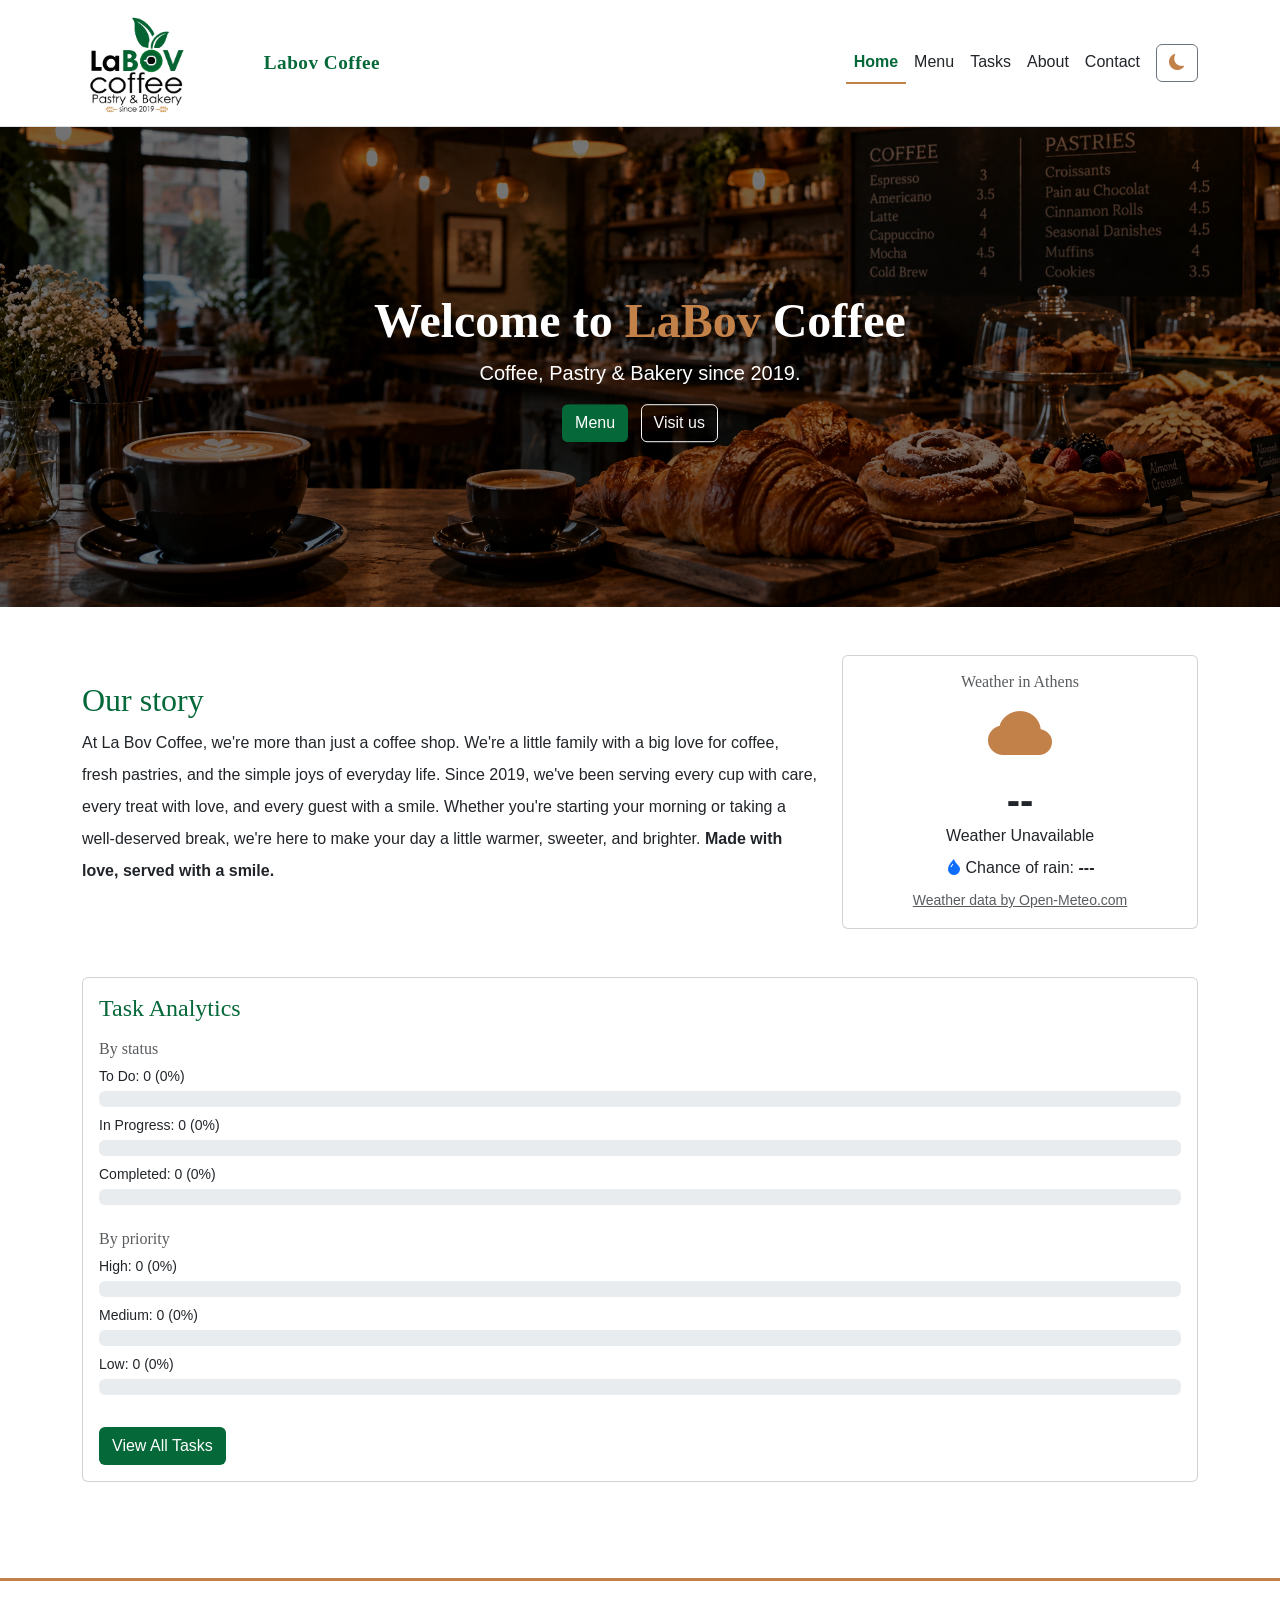
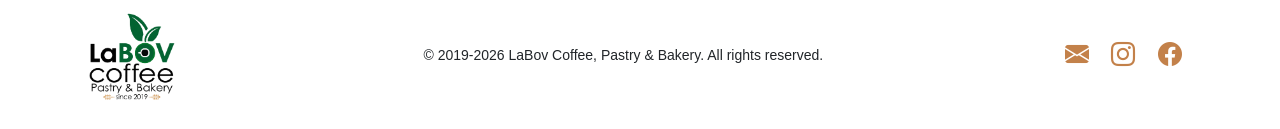
<file: index.html>
<!DOCTYPE html>
<html lang="en">
<head>
    <meta charset="UTF-8">
    <meta name="viewport" content="width=device-width, initial-scale=1.0">
    <meta name="description" content="LaBov Coffee, Pastry & Bakery since 2019.">
    <meta name="author" content="Sava Boga">
    <title>Home | LaBov Coffee</title>

    <!--Bootstrap css & cnd-->
    <link href="https://cdn.jsdelivr.net/npm/bootstrap@5.3.3/dist/css/bootstrap.min.css" rel="stylesheet">
    <link href="https://cdn.jsdelivr.net/npm/bootstrap-icons@1.11.3/font/bootstrap-icons.css" rel="stylesheet">
    <script src="https://cdn.jsdelivr.net/npm/bootstrap@5.3.3/dist/js/bootstrap.bundle.min.js" defer></script>

    <!-- retrieve our own js-->
    <script src="js/layout.js" defer></script>
    <script src="js/storage.js" defer></script>
    <script src="js/weather.js" defer></script>
    <script src="js/tasks.js" defer></script>

    <!-- retrieve our own css-->
    <link href="css/style.css" rel="stylesheet">

</head>
<body>
    <!--it takes it from layout.js-->
    <header id="site-header"></header>

    <main>
        <!--Banner-->
        <section class="position-relative">
            <img src="img/other/banner.png" class="img-fluid w-100 d-block" alt="Coffee and pastries at LaBov Coffee">
            <!--dark layer -->
            <div class="banner position-absolute top-0 start-0 w-100 h-100"></div>
            <!--centered-->
            <div class="position-absolute top-50 start-50 translate-middle text-center text-white w-100 px-3">
                <h1 class="display-5 fw-bold">Welcome to <span class="text-gold">LaBov</span> Coffee</h1>
                <p class="lead d-none d-md-block">Coffee, Pastry & Bakery since 2019.</p>
                <a href="menu.html" class="btn btn-menu me-2">Menu</a>
                <a href="contact.html" class="btn btn-outline-light">Visit us</a>
            </div>
        </section>
        <section class="container py-5">
            <div class="row align-items-center g-4">
                <div class="col-md-8">
                    <h2 class="text-labov">Our story</h2>
                    <p class="lh-lg">At La Bov Coffee, we're more than just a coffee shop. We're a little family with a big love for coffee, fresh pastries, and the simple joys of everyday life. Since 2019, we've been serving every cup with care, every treat with love, and every guest with a smile. Whether you're starting your morning or taking a well-deserved break, we're here to make your day a little warmer, sweeter, and brighter. <b>Made with love, served with a smile.</b></p>
                </div>
            <!--weather tab-->
                <div class="col-md-4">
                    <div class="card text-center">
                        <div class="card-body">
                            <h2 class="fs-6 text-body-secondary">Weather in Athens</h2>
                            <i id="weather_icon" class="bi bi-cloud-fill display-3 text-gold"></i>
                            <p id="weather_temp" class="display-6 fw-bold mb-0">--</p>
                            <p id="weather_desc" class="mb-2">Loading...</p>
                            <p class="mb-2"><i class="bi bi-droplet-fill text-primary me-1"></i>Chance of rain: <strong id="weather_rain">---</strong></p>
                            <p id="weather_tip" class="small mb-2"></p>
                            <a href="https://open-meteo.com/" target="_blank" class="small text text-body-secondary">Weather data by Open-Meteo.com</a>
                        </div>
                    </div>
                </div>
            </div>
        </section>
        <!-- Task Analytics -->
        <section class="container pb-5">
            <div class="card">
                <div class="card-body">
                    <h2 class="fs-4 text-labov">Task Analytics</h2>

                    <h3 class="fs-6 text-body-secondary mt-3">By status</h3>
                    <div id="status_bars"></div>

                    <h3 class="fs-6 text-body-secondary mt-4">By priority</h3>
                    <div id="priority_bars"></div>
                    <a href="tasks.html" class="btn btn-menu mt-4">View All Tasks</i></a>
                </div>
            </div>
        </section>
    </main>
    <!--it takes it from layout.js-->
    <footer id="site-footer"></footer>

</body>
</html>
</file>
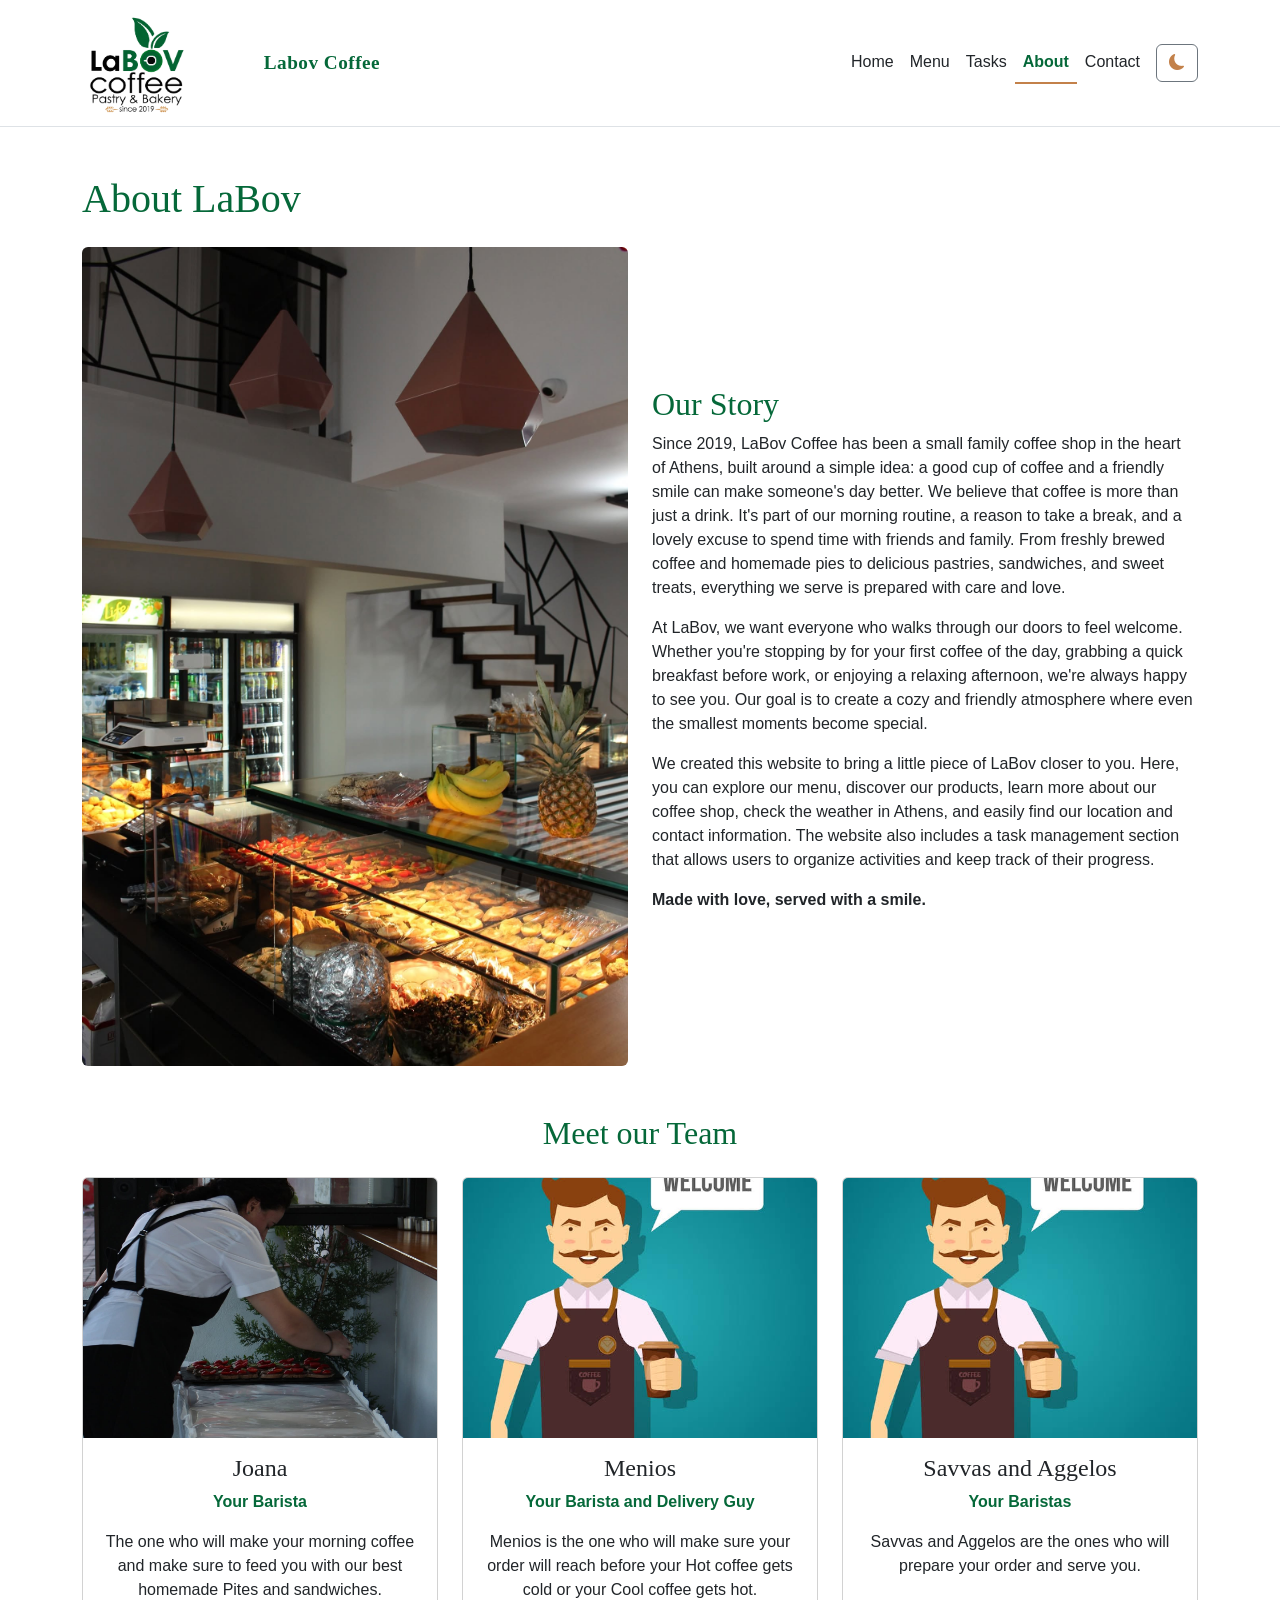
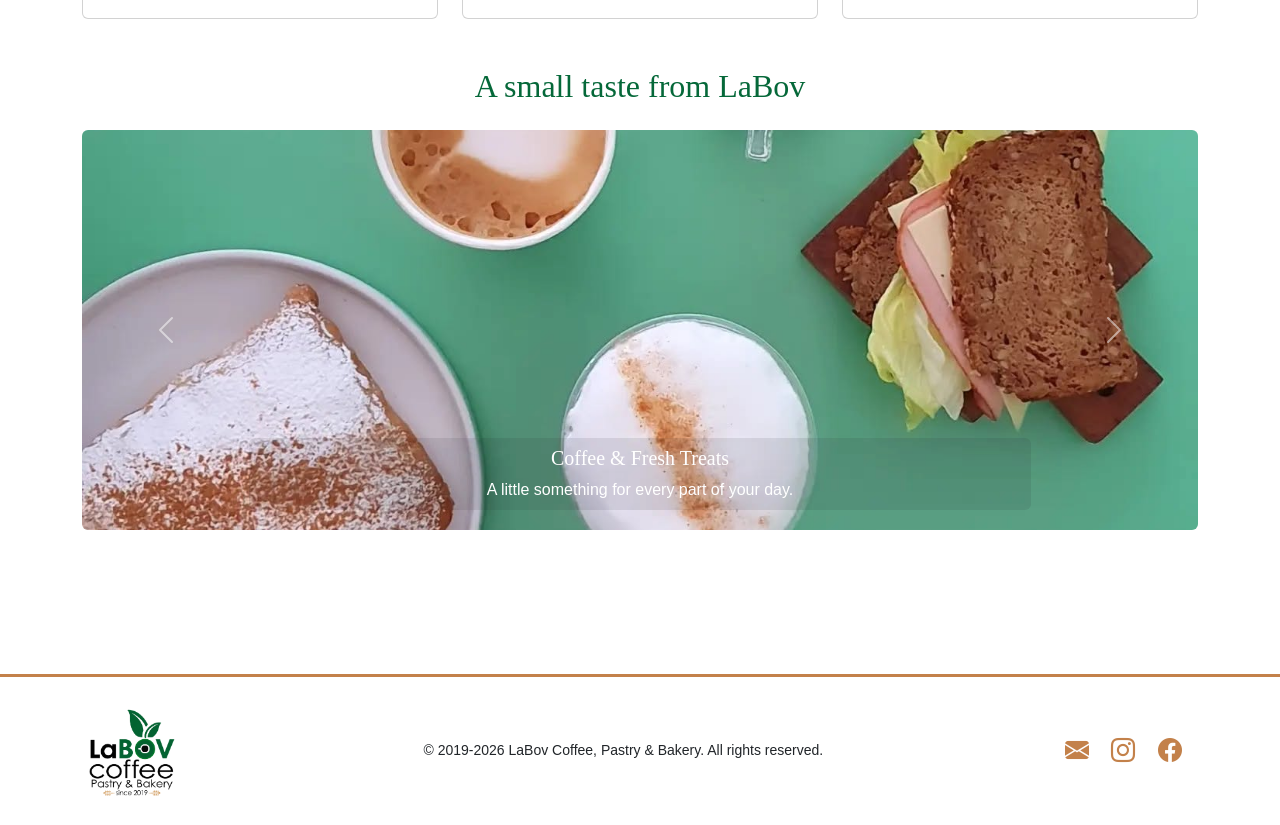
<file: about.html>
<!DOCTYPE html>
<html lang="en">
<head>
    <meta charset="UTF-8">
    <meta name="viewport" content="width=device-width, initial-scale=1.0">
    <meta name="description" content="LaBov Coffee, Pastry & Bakery since 2019.">
    <meta name="author" content="Sava Boga">
    <title>About | LaBov Coffee</title>

    <!--Bootstrap css & cnd-->
    <link href="https://cdn.jsdelivr.net/npm/bootstrap@5.3.3/dist/css/bootstrap.min.css" rel="stylesheet">
    <link href="https://cdn.jsdelivr.net/npm/bootstrap-icons@1.11.3/font/bootstrap-icons.css" rel="stylesheet">
    <script src="https://cdn.jsdelivr.net/npm/bootstrap@5.3.3/dist/js/bootstrap.bundle.min.js" defer></script>

    <!-- retrieve our own js-->
    <script src="js/layout.js" defer></script>

    <!-- retrieve our own css-->
    <link href="css/style.css" rel="stylesheet">

</head>
<body>
    <!--it takes it from layout.js-->
    <header id="site-header"></header>

    <main class="container py-5">
        <h1 class="text-labov mb-4">About LaBov</h1>
        <!--about section-->
        <section class="row align-items-center g-4 mb-5">
            <div class="col-md-6">
                <img src="img/other/interior1.jpg" class="img-fluid rounded" alt="LaBov Coffee bakery interior">
            </div>
            <div class="col-md-6">
                <h2 class="text-labov">Our Story</h2>
                <p>Since 2019, LaBov Coffee has been a small family coffee shop in the heart of Athens, built around a simple idea: a good cup of coffee and a friendly smile can make someone's day better. We believe that coffee is more than just a drink. It's part of our morning routine, a reason to take a break, and a lovely excuse to spend time with friends and family. From freshly brewed coffee and homemade pies to delicious pastries, sandwiches, and sweet treats, everything we serve is prepared with care and love.</p>
                <p>At LaBov, we want everyone who walks through our doors to feel welcome. Whether you're stopping by for your first coffee of the day, grabbing a quick breakfast before work, or enjoying a relaxing afternoon, we're always happy to see you. Our goal is to create a cozy and friendly atmosphere where even the smallest moments become special.</p>
                <p>We created this website to bring a little piece of LaBov closer to you. Here, you can explore our menu, discover our products, learn more about our coffee shop, check the weather in Athens, and easily find our location and contact information. The website also includes a task management section that allows users to organize activities and keep track of their progress.</p>
                <p class="fw-bold">Made with love, served with a smile.</p>
            </div>
        </section>
        <!--team members in grid cards-->
        <section class="mb-5">
            <h2 class="text-labov text-center mb-4">Meet our Team</h2>
            <div class="row row-cols-1 row-cols-md-3 g-4">
                <div class="col">
                    <div class="card h-100 text-center">
                        <img src="img/other/person.jpg" class="card-img-top" style="height: 260px; object-fit: cover;" alt="LaBov team member">
                        <div class="card-body">
                            <h3 class="card-title fs-4">Joana</h3>
                            <p class="fw-bold text-labov">Your Barista</p>
                            <p class="card-text">The one who will make your morning coffee and make sure to feed you with our best homemade Pites and sandwiches.</p>
                        </div>
                    </div>
                </div>
                <div class="col">
                    <div class="card h-100 text-center">
                        <img src="img/other/person4.jpg" class="card-img-top" style="height: 260px; object-fit: cover;" alt="LaBov team member">
                        <div class="card-body">
                            <h3 class="card-title fs-4">Menios</h3>
                            <p class="fw-bold text-labov">Your Barista and Delivery Guy</p>
                            <p class="card-text">Menios is the one who will make sure your order will reach before your Hot coffee gets cold or your Cool coffee gets hot.</p>
                        </div>
                    </div>
                </div>
                <div class="col">
                    <div class="card h-100 text-center">
                        <img src="img/other/person4.jpg" class="card-img-top" style="height: 260px; object-fit: cover;" alt="LaBov team member">
                        <div class="card-body">
                            <h3 class="card-title fs-4">Savvas and Aggelos</h3>
                            <p class="fw-bold text-labov">Your Baristas</p>
                            <p class="card-text">Savvas and Aggelos are the ones who will prepare your order and serve you.</p>
                        </div>
                    </div>
                </div>
            </div>
        </section>
        <!--photo carousel-->
        <section class="mb-5">
            <h2 class="text-labov text-center mb-4">A small taste from LaBov</h2>
            <div id="about_carousel" class="carousel slide" data-bs-ride="carousel">
                <div class="carousel-inner rounded">
                    <div class="carousel-item active">
                        <img src="img/other/beverage.jpg" class="d-block w-100"
                             style="height: 400px; object-fit: cover;" alt="Coffee, snacks and pastries">
                        <div class="carousel-caption bg-dark bg-opacity-10 rounded p-2">
                            <h3 class="fs-5">Coffee &amp; Fresh Treats</h3>
                            <p class="mb-0">A little something for every part of your day.</p>
                        </div>
                    </div>
                    <div class="carousel-item">
                        <img src="img/other/interior1.jpg" class="d-block w-100"
                             style="height: 400px; object-fit: cover;" alt="Inside the LaBov">
                        <div class="carousel-caption bg-white bg-opacity-10 rounded p-2">
                            <h3 class="fs-5">Our Café</h3>
                            <p class="mb-0">A welcoming place to stop by and take a break.</p>
                        </div>
                    </div>
                    <div class="carousel-item">
                        <img src="img/other/koulouri1.jpg" class="d-block w-100"
                             style="height: 400px; object-fit: cover;" alt="Freshly baked pastries at LaBov">
                        <div class="carousel-caption bg-white bg-opacity-10 rounded p-2">
                            <h3 class="fs-5">Fresh From the Oven</h3>
                            <p class="mb-0">Enjoy our freshly prepared bakery treats.</p>
                        </div>
                    </div>
                    <div class="carousel-item">
                        <img src="img/other/fruit.jpg" class="d-block w-100"
                             style="height: 400px; object-fit: cover;" alt="Fresh fruit prepared for LaBov customers">
                        <div class="carousel-caption bg-white bg-opacity-15 rounded p-2">
                            <h3 class="fs-5">Fresh Choices</h3>
                            <p class="mb-0">Something colorful and refreshing.</p>
                        </div>
                    </div>
                </div>
                <button class="carousel-control-prev" type="button"
                        data-bs-target="#about_carousel" data-bs-slide="prev">
                    <span class="carousel-control-prev-icon" aria-hidden="true"></span>
                    <span class="visually-hidden">Previous</span>
                </button>
                <button class="carousel-control-next" type="button"
                        data-bs-target="#about_carousel" data-bs-slide="next">
                    <span class="carousel-control-next-icon" aria-hidden="true"></span>
                    <span class="visually-hidden">Next</span>
                </button>
            </div>
        </section>
    </main>
    <!--it takes it from layout.js-->
    <footer id="site-footer"></footer>
</body>
</html>
</file>
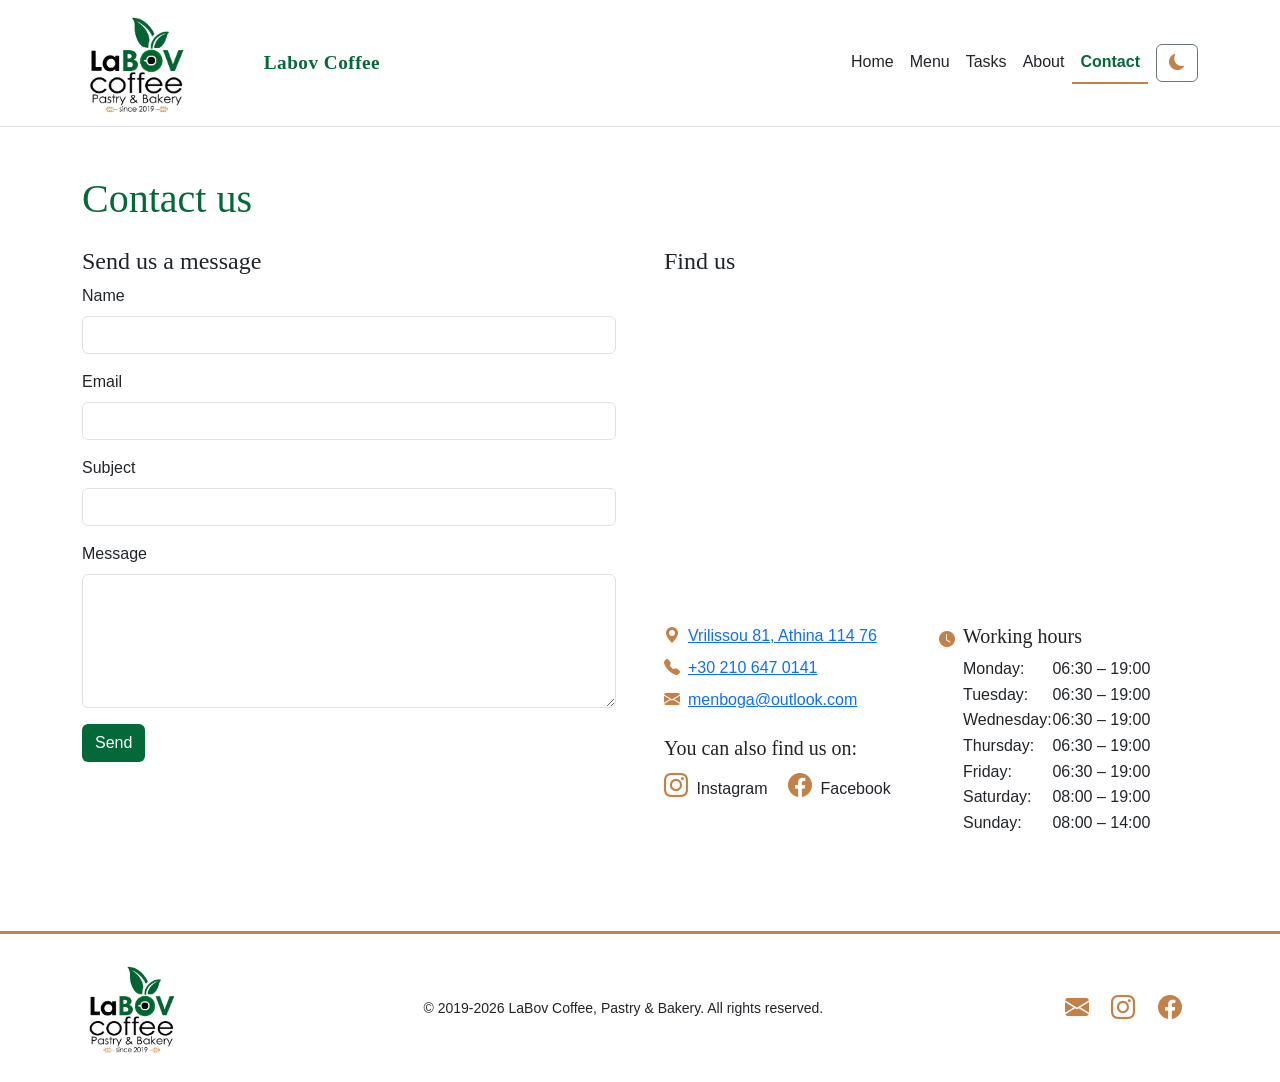
<file: contact.html>
<!DOCTYPE html>
<html lang="en">
<head>
    <meta charset="UTF-8">
    <meta name="viewport" content="width=device-width, initial-scale=1.0">
    <meta name="description" content="Contact LaBov Coffee, Pastry &amp; Bakery since 2019.">
    <meta name="author" content="Sava Boga">
    <title>Contact | LaBov Coffee</title>

    <!--Bootstrap css & cnd-->
    <link href="https://cdn.jsdelivr.net/npm/bootstrap@5.3.3/dist/css/bootstrap.min.css" rel="stylesheet">
    <link href="https://cdn.jsdelivr.net/npm/bootstrap-icons@1.11.3/font/bootstrap-icons.css" rel="stylesheet">
    <script src="https://cdn.jsdelivr.net/npm/bootstrap@5.3.3/dist/js/bootstrap.bundle.min.js" defer></script>

    <!-- retrieve our own js-->
    <script src="js/layout.js" defer></script>
    <script src="js/contact.js" defer></script>

    <!-- retrieve our own css-->
    <link href="css/style.css" rel="stylesheet">
</head>
<body>
    <header id="site-header"></header>

    <main class="container py-5">
        <h1 class="text-labov mb-4">Contact us</h1>

        <div class="row g-5">
            <!--contact us form-->
            <div class="col-md-6">
                <h2 class="fs-4">Send us a message</h2>
                <!--The constraints and the validation are implemented in the contact.js-->
                <form id="contact_form">
                    <div class="mb-3">
                        <label for="name" class="form-label">Name</label>
                        <input type="text" id="name" name="name" class="form-control" minlength="3" maxlength="30">
                    </div>
                    <div class="mb-3">
                        <label for="email" class="form-label">Email</label>
                        <input type="email" id="email" name="email" class="form-control">
                    </div>
                    <div class="mb-3">
                        <label for="subject" class="form-label">Subject</label>
                        <input type="text" id="subject" name="subject" class="form-control">
                    </div>
                    <div class="mb-3">
                        <label for="message" class="form-label">Message</label>
                        <textarea id="message" name="message" class="form-control" rows="5"></textarea>
                    </div>
                    <!--error message-->
                    <div id="form_message" class="mb-3"></div>
                    <button type="button" id="send_btn" class="btn btn-menu">Send</button>
                </form>
            </div>
            <!-- map & details -->
            <div class="col-md-6">
                <h2 class="fs-4">Find us</h2>
                <div class="ratio ratio-16x9">
                    <!-- embedded from google maps-->
                    <iframe
                        src="https://www.google.com/maps/embed?pb=!1m18!1m12!1m3!1d3144.0015593570083!2d23.75659197660919!3d38.00042409912886!2m3!1f0!2f0!3f0!3m2!1i1024!2i768!4f13.1!3m3!1m2!1s0x14a1a30fedf849fb%3A0x70adb4aeaaf55acc!2sLA%20BOV!5e0!3m2!1sen!2sgr!4v1793979974011!5m2!1sen!2sgr"
                        title="Map of Labov Coffee"
                        loading="lazy"
                        allowfullscreen>
                    </iframe>
                </div>
                <!-- contact details-->
                <div class="row mt-4 g-3">
                    <!--left side-->
                    <div class="col-lg-6">
                        <ul class="list-unstyled">
                            <li class="mb-2"><i class="bi bi-geo-alt-fill text-gold me-2"></i><a href="https://maps.app.goo.gl/rWkwtmDkVS2xTajM7" target="_blank">Vrilissou 81, Athina  114 76</a></li>
                            <li class="mb-2"><i class="bi bi-telephone-fill text-gold me-2"></i><a href="tel:+302106470141">+30 210 647 0141</a></li>
                            <li class="mb-2"><i class="bi bi-envelope-fill text-gold me-2"></i><a href="mailto:menboga@outlook.com">menboga@outlook.com</a></li>
                        </ul>
                        <!--social media-->
                        <div class="mt-4">
                            <h3 class="fs-5">You can also find us on:</h3>
                            <a href="https://www.instagram.com/la_bov/" target="_blank" class="me-3 text-decoration-none text-body">
                                <i class="bi bi-instagram text-gold fs-4 me-1"></i>
                                Instagram
                            </a>
                            <a href="https://www.facebook.com/LaBov19/" target="_blank" class="me-3 text-decoration-none text-body">
                                <i class="bi bi-facebook text-gold fs-4 me-1"></i>
                                Facebook
                            </a>
                        </div>
                    </div>
                    <!--right side-->
                    <div class="col-lg-6">
                        <div class="d-flex align-items-start">
                            <i class="bi bi-clock-fill text-gold me-2"></i>
                                <div class="opening-hours">
                                    <h3 class="fs-5">Working hours</h3>
                                    <div><span>Monday:</span> 06:30 – 19:00</div>
                                    <div><span>Tuesday:</span> 06:30 – 19:00</div>
                                    <div><span>Wednesday:</span> 06:30 – 19:00</div>
                                    <div><span>Thursday:</span> 06:30 – 19:00</div>
                                    <div><span>Friday:</span> 06:30 – 19:00</div>
                                    <div><span>Saturday:</span> 08:00 – 19:00</div>
                                    <div><span>Sunday:</span> 08:00 – 14:00</div>
                                </div>
                        </div>
                    </div>
                </div>
            </div>
        </div>
    </main>
    <!--popup-->
    <div class="modal fade" id="confirm_modal" tabindex="-1" aria-labelledby="confirm_title" aria-hidden="true">
        <div class="modal-dialog modal-dialog-centered">
            <div class="modal-content">
                <div class="modal-header">
                    <h2 class="modal-title fs-5" id="confirm_title">Message Confirmation</h2>
                    <button type="button" class="btn-close" data-bs-dismiss="modal" aria-label="Close"></button>
                </div>
                <div class="modal-body">
                    <p class="text-success">Your contact form has been completed successfully!</p>

                    <p><strong>Name:</strong> <span id="confirm_name"></span></p>
                    <p><strong>Email:</strong> <span id="confirm_email"></span></p>
                    <p><strong>Subject:</strong> <span id="confirm_subject"></span></p>
                    <p><strong>Message:</strong> <span id="confirm_message"></span></p>
                </div>
                <div class="modal-footer">
                    <button type="button" class="btn btn-menu" data-bs-dismiss="modal">Close</button>
                </div>
            </div>
        </div>
    </div>

    <footer id="site-footer"></footer>
</body>
</html>
</file>
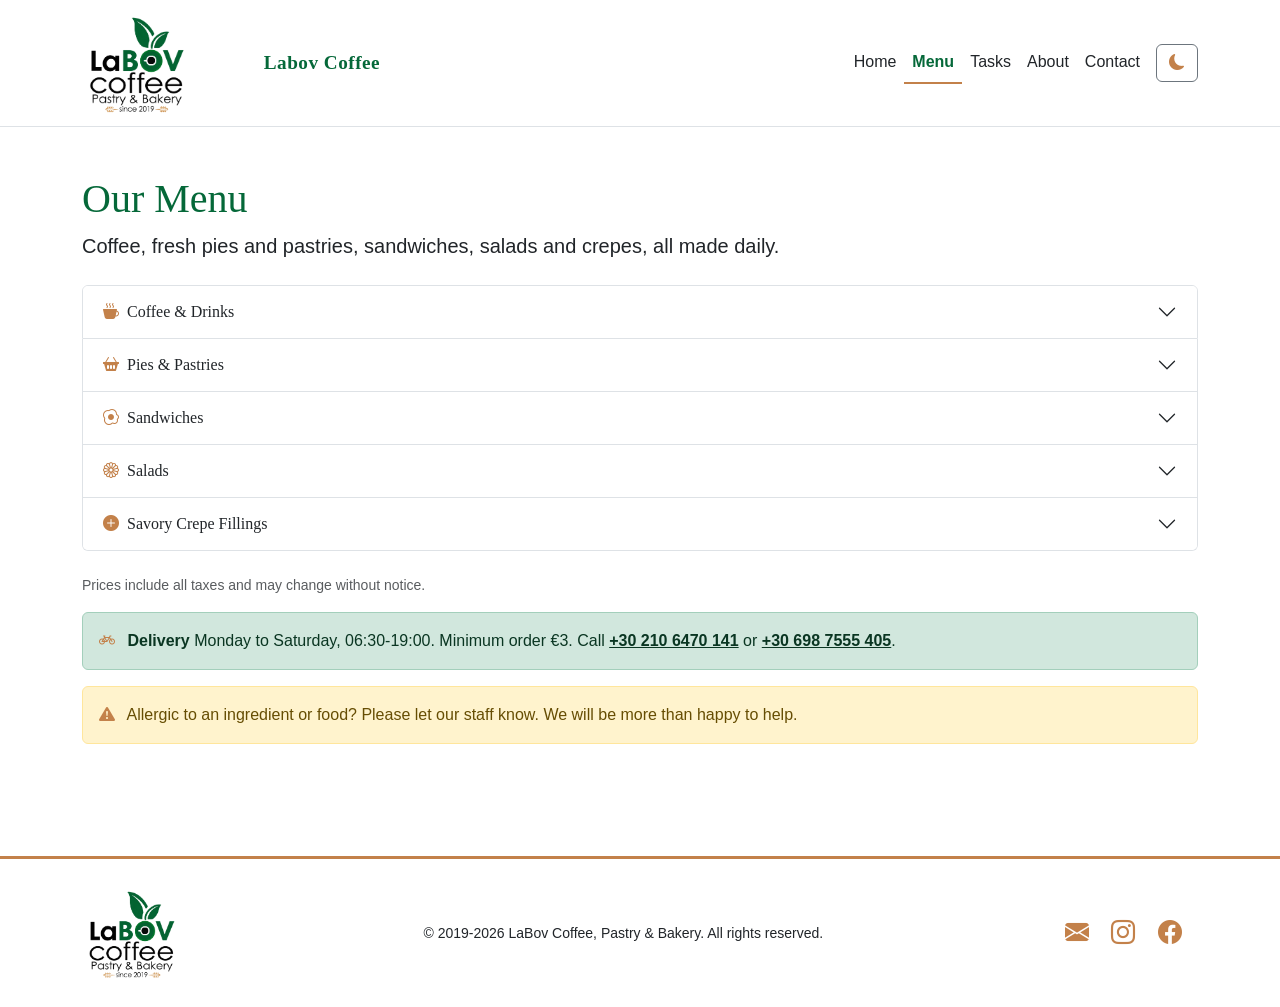
<file: menu.html>
<!DOCTYPE html>
<html lang="en">
<head>
    <meta charset="UTF-8">
    <meta name="viewport" content="width=device-width, initial-scale=1.0">
    <meta name="description" content="LaBov Coffee, Pastry & Bakery since 2019.">
    <meta name="author" content="Sava Boga">
    <title>Menu | LaBov Coffee</title>

    <!--Bootstrap css & cnd-->
    <link href="https://cdn.jsdelivr.net/npm/bootstrap@5.3.3/dist/css/bootstrap.min.css" rel="stylesheet">
    <link href="https://cdn.jsdelivr.net/npm/bootstrap-icons@1.11.3/font/bootstrap-icons.css" rel="stylesheet">
    <script src="https://cdn.jsdelivr.net/npm/bootstrap@5.3.3/dist/js/bootstrap.bundle.min.js" defer></script>

    <!-- retrieve our own js-->
    <script src="js/layout.js" defer></script>

    <!-- retrieve our own css-->
    <link href="css/style.css" rel="stylesheet">
</head>
<body>
    <!--it takes it from layout.js-->
    <header id="site-header"></header>

    <main class="container py-5">
        <h1 class="text-labov">Our Menu</h1>
        <p class="lead">Coffee, fresh pies and pastries, sandwiches, salads and crepes, all made daily.</p>

        <!--accordion menu-->
        <div class="accordion my-4" id="menu_accordion">

            <!--coffe and drinks-->
            <div class="accordion-item">
                <h2 class="accordion-header">
                    <button class="accordion-button collapsed" type="button" data-bs-toggle="collapse"
                            data-bs-target="#coffee" aria-expanded="false" aria-controls="coffee">
                        <i class="bi bi-cup-hot-fill me-2"></i> Coffee &amp; Drinks
                    </button>
                </h2>
                <div id="coffee" class="accordion-collapse collapse" data-bs-parent="#menu_accordion">
                    <div class="accordion-body">

                        <h3 class="fs-5 text-labov">Coffees</h3>
                        <p class="small text-body-secondary mb-2">Prices are single / double. Every coffee is served with a glass of water.</p>
                        <!--group listing-->
                        <ul class="list-group list-group-flush mb-4">
                            <li class="list-group-item d-flex justify-content-between"><span>Freddo espresso</span><span class="menu-price">&euro;2.30</span></li>
                            <li class="list-group-item d-flex justify-content-between"><span>Freddo cappuccino</span><span class="menu-price">&euro;2.40</span></li>
                            <li class="list-group-item d-flex justify-content-between"><span>Freddo cappuccino, flavored</span><span class="menu-price">&euro;3.00</span></li>
                            <li class="list-group-item d-flex justify-content-between"><span>Espresso / lungo</span><span class="menu-price">&euro;1.40 / &euro;1.50</span></li>
                            <li class="list-group-item d-flex justify-content-between"><span>Espresso macchiato</span><span class="menu-price">&euro;1.40 / &euro;1.60</span></li>
                            <li class="list-group-item d-flex justify-content-between"><span>Cappuccino (espresso with milk foam)</span><span class="menu-price">&euro;1.60 / &euro;2.20</span></li>
                            <li class="list-group-item d-flex justify-content-between"><span>Cappuccino (espresso with whipped cream)</span><span class="menu-price">&euro;1.70 / &euro;2.40</span></li>
                            <li class="list-group-item d-flex justify-content-between"><span>Greek coffee</span><span class="menu-price">&euro;1.60 / &euro;2.20</span></li>
                            <li class="list-group-item d-flex justify-content-between"><span>French (filter) coffee</span><span class="menu-price">&euro;1.60 / &euro;2.20</span></li>
                            <li class="list-group-item d-flex justify-content-between"><span>Nescaf&eacute; / frapp&eacute;</span><span class="menu-price">&euro;2.20</span></li>
                            <li class="list-group-item d-flex justify-content-between"><span>Nescaf&eacute; latte / frapp&eacute; latte</span><span class="menu-price">&euro;2.50</span></li>
                            <li class="list-group-item d-flex justify-content-between"><span>Frapp&eacute; with ice cream</span><span class="menu-price">&euro;3.20</span></li>
                        </ul>
                        <h3 class="fs-5 text-labov">Drinks</h3>
                        <ul class="list-group list-group-flush mb-4">
                            <li class="list-group-item d-flex justify-content-between"><span>Tea &quot;La Vie en Rose&quot;, large variety</span><span class="menu-price">from &euro;2.20</span></li>
                            <li class="list-group-item d-flex justify-content-between"><span>Chamomile</span><span class="menu-price">&euro;2.20</span></li>
                            <li class="list-group-item d-flex justify-content-between"><span>Fresh orange juice, 400 ml</span><span class="menu-price">&euro;3.00</span></li>
                            <li class="list-group-item d-flex justify-content-between"><span>Smoothies, 400 ml</span><span class="menu-price">&euro;3.50</span></li>
                            <li class="list-group-item d-flex justify-content-between"><span>Strawberry granita</span><span class="menu-price">&euro;2.20</span></li>
                            <li class="list-group-item d-flex justify-content-between"><span>Watermelon granita</span><span class="menu-price">&euro;2.20</span></li>
                            <li class="list-group-item d-flex justify-content-between"><span>Freddoccino</span><span class="menu-price">&euro;3.20</span></li>
                            <li class="list-group-item d-flex justify-content-between"><span>Hot chocolate</span><span class="menu-price">&euro;3.00</span></li>
                            <li class="list-group-item d-flex justify-content-between"><span>Cold chocolate</span><span class="menu-price">&euro;3.00</span></li>
                        </ul>
                        <h3 class="fs-5 text-labov">Extras for coffee &amp; drinks</h3>
                        <ul class="list-group list-group-flush">
                            <li class="list-group-item d-flex justify-content-between"><span>Whipped cream</span><span class="menu-price">+&euro;0.80</span></li>
                            <li class="list-group-item d-flex justify-content-between"><span>Baileys</span><span class="menu-price">+&euro;1.20</span></li>
                            <li class="list-group-item d-flex justify-content-between"><span>Ice cream</span><span class="menu-price">+&euro;1.00</span></li>
                            <li class="list-group-item d-flex justify-content-between"><span>Extra espresso shot</span><span class="menu-price">+&euro;1.00</span></li>
                        </ul>
                    </div>
                </div>
            </div>

            <!--pies and pastries-->
            <div class="accordion-item">
                <h2 class="accordion-header">
                    <button class="accordion-button collapsed" type="button" data-bs-toggle="collapse"
                            data-bs-target="#pastries" aria-expanded="false" aria-controls="pastries">
                        <i class="bi bi-basket2-fill me-2"></i> Pies &amp; Pastries
                    </button>
                </h2>
                <div id="pastries" class="accordion-collapse collapse" data-bs-parent="#menu_accordion">
                    <div class="accordion-body">
                        <ul class="list-group list-group-flush">
                            <li class="list-group-item d-flex justify-content-between"><span>Patsavouropita, extra 4 cheeses</span><span class="menu-price">&euro;2.80</span></li>
                            <li class="list-group-item d-flex justify-content-between"><span>Patsavouropita, spinach &amp; cheese</span><span class="menu-price">&euro;2.80</span></li>
                            <li class="list-group-item d-flex justify-content-between"><span>Cheese pie, extra, half-moon</span><span class="menu-price">&euro;1.80</span></li>
                            <li class="list-group-item d-flex justify-content-between"><span>Naxos graviera cheese pie</span><span class="menu-price">&euro;2.20</span></li>
                            <li class="list-group-item d-flex justify-content-between"><span>Ioannina-style cheese pie</span><span class="menu-price">&euro;2.60</span></li>
                            <li class="list-group-item d-flex justify-content-between"><span>Chicken pie</span><span class="menu-price">&euro;3.20</span></li>
                            <li class="list-group-item d-flex justify-content-between"><span>Ham &amp; cheese pie, pressed</span><span class="menu-price">&euro;2.80</span></li>
                            <li class="list-group-item d-flex justify-content-between"><span>Sausage pie with sauce &amp; cheese</span><span class="menu-price">&euro;2.60</span></li>
                            <li class="list-group-item d-flex justify-content-between"><span>Croissant, ham &amp; cheese special</span><span class="menu-price">&euro;1.80</span></li>
                            <li class="list-group-item d-flex justify-content-between"><span>Croissant, giant praline</span><span class="menu-price">&euro;1.80</span></li>
                            <li class="list-group-item d-flex justify-content-between"><span>French chocolate croissant</span><span class="menu-price">&euro;1.60</span></li>
                            <li class="list-group-item d-flex justify-content-between"><span>French butter croissant</span><span class="menu-price">&euro;1.30</span></li>
                            <li class="list-group-item d-flex justify-content-between"><span>Multigrain koulouri with anthotyro cheese</span><span class="menu-price">&euro;1.90</span></li>
                            <li class="list-group-item d-flex justify-content-between"><span>Flogera (pastry roll) with Philadelphia</span><span class="menu-price">&euro;1.90</span></li>
                            <li class="list-group-item d-flex justify-content-between"><span>Bougatsa, Thessaloniki style</span><span class="menu-price">&euro;1.60</span></li>
                            <li class="list-group-item d-flex justify-content-between"><span>Kasseri pie</span><span class="menu-price">&euro;1.70</span></li>
                            <li class="list-group-item d-flex justify-content-between"><span>Burger (bifteki) pie</span><span class="menu-price">&euro;2.40</span></li>
                            <li class="list-group-item d-flex justify-content-between"><span>Pizza</span><span class="menu-price">&euro;2.00</span></li>
                        </ul>
                    </div>
                </div>
            </div>
            <!--sandwitches-->
            <div class="accordion-item">
                <h2 class="accordion-header">
                    <button class="accordion-button collapsed" type="button" data-bs-toggle="collapse"
                            data-bs-target="#sandwiches" aria-expanded="false" aria-controls="sandwiches">
                        <i class="bi bi-egg-fried me-2"></i> Sandwiches
                    </button>
                </h2>
                <div id="sandwiches" class="accordion-collapse collapse" data-bs-parent="#menu_accordion">
                    <div class="accordion-body">
                        <ul class="list-group list-group-flush">
                            <li class="list-group-item d-flex justify-content-between gap-3"><div><strong>Baguette*</strong><br><small class="text-body-secondary">Ham, gouda cheese, tomato, iceberg</small></div><span class="menu-price">&euro;2.80</span></li>
                            <li class="list-group-item d-flex justify-content-between gap-3"><div><strong>Baguette*</strong><br><small class="text-body-secondary">Gouda cheese, roast turkey, tomato, iceberg</small></div><span class="menu-price">&euro;2.80</span></li>
                            <li class="list-group-item d-flex justify-content-between gap-3"><div><strong>Baguette</strong><br><small class="text-body-secondary">Feta, olive paste, tomato, iceberg</small></div><span class="menu-price">&euro;3.00</span></li>
                            <li class="list-group-item d-flex justify-content-between gap-3"><div><strong>Baguette*</strong><br><small class="text-body-secondary">Air-dried salami, gouda cheese, tomato, iceberg, mayonnaise</small></div><span class="menu-price">&euro;2.80</span></li>
                            <li class="list-group-item d-flex justify-content-between gap-3"><div><strong>Baguette*</strong><br><small class="text-body-secondary">Fresh chicken, parmesan, sauce, tomato, iceberg</small></div><span class="menu-price">&euro;3.40</span></li>
                            <li class="list-group-item d-flex justify-content-between gap-3"><div><strong>Dinkel bread sandwich</strong><br><small class="text-body-secondary">Philadelphia, smoked turkey, iceberg</small></div><span class="menu-price">&euro;2.00</span></li>
                            <li class="list-group-item d-flex justify-content-between gap-3"><div><strong>Arabic pita</strong><br><small class="text-body-secondary">Turkey, Philadelphia cheese, iceberg</small></div><span class="menu-price">&euro;3.00</span></li>
                            <li class="list-group-item d-flex justify-content-between gap-3"><div><strong>Arabic pita</strong><br><small class="text-body-secondary">Fresh roast chicken, sauce, edam cheese, iceberg, tomato</small></div><span class="menu-price">&euro;3.40</span></li>
                            <li class="list-group-item d-flex justify-content-between gap-3"><div><strong>Brioche, large</strong><br><small class="text-body-secondary">Tuna, egg, homemade mayonnaise, iceberg</small></div><span class="menu-price">&euro;3.30</span></li>
                            <li class="list-group-item d-flex justify-content-between gap-3"><div><strong>Brioche, small</strong><br><small class="text-body-secondary">Ham, cheese, sauce</small></div><span class="menu-price">&euro;1.80</span></li>
                            <li class="list-group-item d-flex justify-content-between gap-3"><div><strong>Brioche, small</strong><br><small class="text-body-secondary">Turkey, Philadelphia cheese</small></div><span class="menu-price">&euro;1.80</span></li>
                            <li class="list-group-item d-flex justify-content-between gap-3"><div><strong>Brioche, small</strong><br><small class="text-body-secondary">Tuna, egg, sauce, iceberg</small></div><span class="menu-price">&euro;1.80</span></li>
                            <li class="list-group-item d-flex justify-content-between gap-3"><div><strong>Toast, whole wheat or white</strong><br><small class="text-body-secondary">Ham &amp; cheese / turkey &amp; cheese</small></div><span class="menu-price">&euro;1.50</span></li>
                        </ul>
                        <p class="small text-body-secondary mt-3 mb-1">* You can choose your baguette: &quot;Gabazin&quot; or multigrain.</p>
                        <p class="small text-body-secondary mb-0">Extra ingredients: ham, turkey, air-dried salami +&euro;0.30. Egg +&euro;0.50.</p>
                    </div>
                </div>
            </div>
            <!--salads-->
            <div class="accordion-item">
                <h2 class="accordion-header">
                    <button class="accordion-button collapsed" type="button" data-bs-toggle="collapse"
                            data-bs-target="#salads" aria-expanded="false" aria-controls="salads">
                        <i class="bi bi-flower1 me-2"></i> Salads
                    </button>
                </h2>
                <div id="salads" class="accordion-collapse collapse" data-bs-parent="#menu_accordion">
                    <div class="accordion-body">
                        <ul class="list-group list-group-flush">
                            <li class="list-group-item d-flex justify-content-between gap-3"><div><strong>Caesar's</strong><br><small class="text-body-secondary">French lettuce, chicken, parmesan, croutons, olive oil, vinegar or Caesar's sauce, corn</small></div><span class="menu-price">&euro;4.30</span></li>
                            <li class="list-group-item d-flex justify-content-between gap-3"><div><strong>Chef</strong><br><small class="text-body-secondary">French lettuce, egg, ham, tomato, gouda cheese, chef sauce</small></div><span class="menu-price">&euro;4.30</span></li>
                            <li class="list-group-item d-flex justify-content-between gap-3"><div><strong>Tuna salad</strong><br><small class="text-body-secondary">French lettuce, cucumber, tuna, carrot, corn, olive oil, vinegar or chef sauce</small></div><span class="menu-price">&euro;4.30</span></li>
                            <li class="list-group-item d-flex justify-content-between gap-3"><div><strong>Greek salad</strong><br><small class="text-body-secondary">Tomato, cucumber, pepper, onion, olive oil, feta</small></div><span class="menu-price">&euro;3.60</span></li>
                        </ul>
                        <p class="small text-body-secondary mt-3 mb-0">Also available: a wide variety of handmade cereal bars, koulouria (bread rings), breadsticks and dunking biscuits.</p>
                    </div>
                </div>
            </div>
            <!--savory fillings-->
            <div class="accordion-item">
                <h2 class="accordion-header">
                    <button class="accordion-button collapsed" type="button" data-bs-toggle="collapse"
                            data-bs-target="#savory_fillings" aria-expanded="false" aria-controls="savory_fillings">
                        <i class="bi bi-plus-circle-fill me-2"></i> Savory Crepe Fillings
                    </button>
                </h2>
                <div id="savory_fillings" class="accordion-collapse collapse" data-bs-parent="#menu_accordion">
                    <div class="accordion-body">
                        <p class="mb-1">Start with the crepe base (<span class="menu-price">&euro;2.00</span>) and add your fillings.</p>
                        <p class="small text-body-secondary mb-4">We can also make sandwiches with these ingredients, on a bread of your choice.</p>
                        <div class="row row-cols-1 row-cols-md-2 g-4">
                            <div class="col">
                                <h3 class="fs-5 text-labov">Cheese</h3>
                                <ul class="list-group list-group-flush">
                                    <li class="list-group-item d-flex justify-content-between"><span>Gouda</span><span class="menu-price">&euro;1.00</span></li>
                                    <li class="list-group-item d-flex justify-content-between"><span>Mozzarella</span><span class="menu-price">&euro;1.00</span></li>
                                    <li class="list-group-item d-flex justify-content-between"><span>Edam</span><span class="menu-price">&euro;1.00</span></li>
                                    <li class="list-group-item d-flex justify-content-between"><span>Roquefort</span><span class="menu-price">&euro;1.00</span></li>
                                    <li class="list-group-item d-flex justify-content-between"><span>Philadelphia</span><span class="menu-price">&euro;1.00</span></li>
                                </ul>
                            </div>
                            <div class="col">
                                <h3 class="fs-5 text-labov">Vegetables</h3>
                                <ul class="list-group list-group-flush">
                                    <li class="list-group-item d-flex justify-content-between"><span>Tomato</span><span class="menu-price">&euro;0.50</span></li>
                                    <li class="list-group-item d-flex justify-content-between"><span>Pepper</span><span class="menu-price">&euro;0.50</span></li>
                                    <li class="list-group-item d-flex justify-content-between"><span>Corn</span><span class="menu-price">&euro;0.50</span></li>
                                    <li class="list-group-item d-flex justify-content-between"><span>Olives</span><span class="menu-price">&euro;0.50</span></li>
                                    <li class="list-group-item d-flex justify-content-between"><span>Lettuce</span><span class="menu-price">&euro;0.50</span></li>
                                    <li class="list-group-item d-flex justify-content-between"><span>Mushrooms</span><span class="menu-price">&euro;0.50</span></li>
                                </ul>
                            </div>
                            <div class="col">
                                <h3 class="fs-5 text-labov">Salads &amp; spreads</h3>
                                <ul class="list-group list-group-flush">
                                    <li class="list-group-item d-flex justify-content-between"><span>Tyrosalata (cheese spread)</span><span class="menu-price">&euro;0.50</span></li>
                                    <li class="list-group-item d-flex justify-content-between"><span>Tyrokafteri (spicy cheese spread)</span><span class="menu-price">&euro;0.50</span></li>
                                    <li class="list-group-item d-flex justify-content-between"><span>Garden salad</span><span class="menu-price">&euro;0.50</span></li>
                                    <li class="list-group-item d-flex justify-content-between"><span>Ham salad / Hungarian salad</span><span class="menu-price">&euro;0.50</span></li>
                                    <li class="list-group-item d-flex justify-content-between"><span>Russian salad</span><span class="menu-price">&euro;0.50</span></li>
                                </ul>
                            </div>
                            <div class="col">
                                <h3 class="fs-5 text-labov">Cold cuts &amp; sausages</h3>
                                <ul class="list-group list-group-flush">
                                    <li class="list-group-item d-flex justify-content-between"><span>Ham</span><span class="menu-price">&euro;0.50</span></li>
                                    <li class="list-group-item d-flex justify-content-between"><span>Bacon</span><span class="menu-price">&euro;1.00</span></li>
                                    <li class="list-group-item d-flex justify-content-between"><span>Turkey</span><span class="menu-price">&euro;1.00</span></li>
                                    <li class="list-group-item d-flex justify-content-between"><span>Smoked pork</span><span class="menu-price">&euro;1.00</span></li>
                                    <li class="list-group-item d-flex justify-content-between"><span>Air-dried salami</span><span class="menu-price">&euro;1.00</span></li>
                                    <li class="list-group-item d-flex justify-content-between"><span>Village sausage</span><span class="menu-price">&euro;1.00</span></li>
                                    <li class="list-group-item d-flex justify-content-between"><span>Frankfurter sausage</span><span class="menu-price">&euro;1.00</span></li>
                                </ul>
                            </div>
                            <div class="col">
                                <h3 class="fs-5 text-labov">Sauces</h3>
                                <ul class="list-group list-group-flush">
                                    <li class="list-group-item d-flex justify-content-between"><span>Mayonnaise</span><span class="menu-price">&euro;0.50</span></li>
                                    <li class="list-group-item d-flex justify-content-between"><span>BBQ</span><span class="menu-price">&euro;0.50</span></li>
                                    <li class="list-group-item d-flex justify-content-between"><span>Mustard, ketchup, Tabasco</span><span class="menu-price">&euro;0.70</span></li>
                                </ul>
                            </div>
                            <div class="col">
                                <h3 class="fs-5 text-labov">Extra</h3>
                                <ul class="list-group list-group-flush">
                                    <li class="list-group-item d-flex justify-content-between"><span>Egg</span><span class="menu-price">&euro;0.50</span></li>
                                    <li class="list-group-item d-flex justify-content-between"><span>Potato chips</span><span class="menu-price">&euro;0.50</span></li>
                                    <li class="list-group-item d-flex justify-content-between"><span>Sticks</span><span class="menu-price">&euro;0.50</span></li>
                                </ul>
                            </div>
                        </div>
                    </div>
                </div>
            </div>
        </div>
        <p class="small text-body-secondary">Prices include all taxes and may change without notice.</p>
        <div class="alert alert-success" role="alert">
            <i class="bi bi-bicycle me-2"></i>
            <strong>Delivery</strong> Monday to Saturday, 06:30-19:00. Minimum order &euro;3.
            Call <a href="tel:2106470141" class="alert-link">+30 210 6470 141</a> or
            <a href="tel:6987555405" class="alert-link">+30 698 7555 405</a>.
        </div>
        <div class="alert alert-warning" role="alert">
            <i class="bi bi-exclamation-triangle-fill me-2"></i>
            Allergic to an ingredient or food? Please let our staff know. We will be more than happy to help.
        </div>
    </main>


    <!--it takes it from layout.js-->
    <footer id="site-footer"></footer>
</body>
</html>
</file>
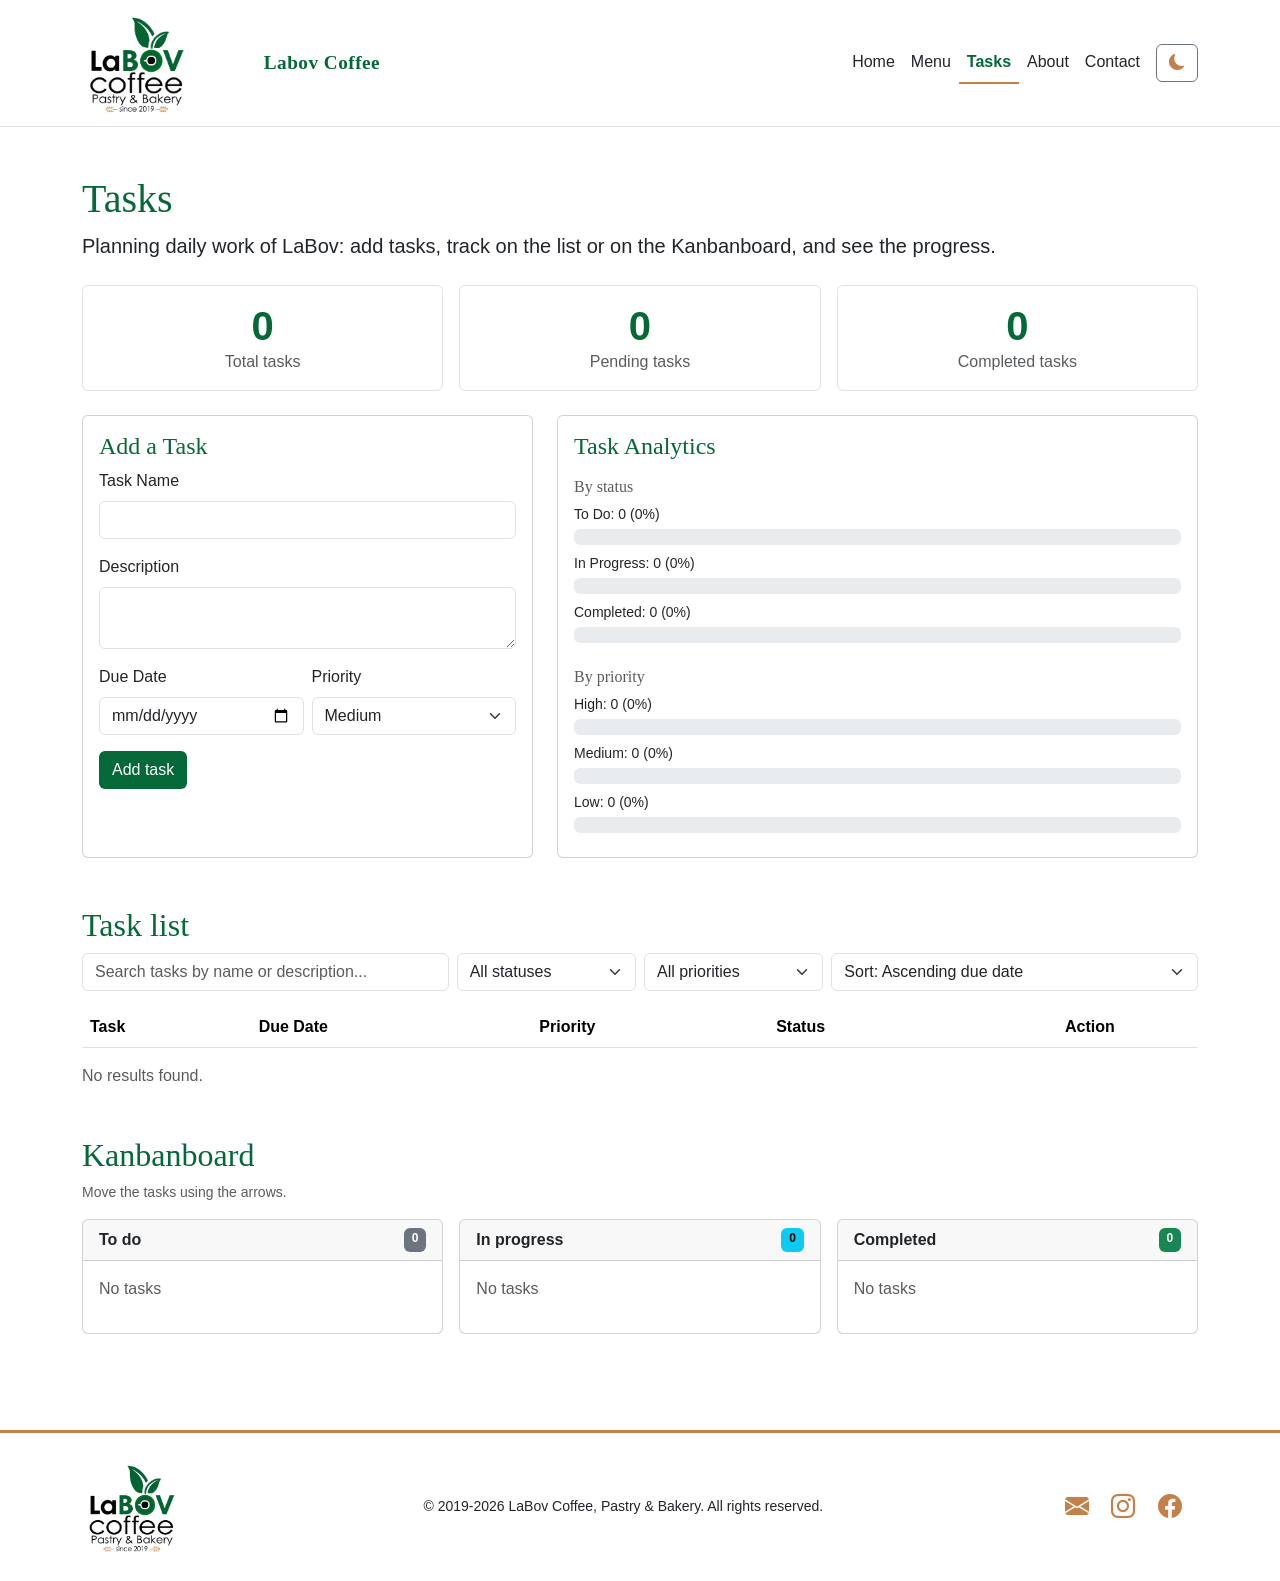
<file: tasks.html>
<!DOCTYPE html>
<html lang="en">
<head>
    <meta charset="UTF-8">
    <meta name="viewport" content="width=device-width, initial-scale=1.0">
    <meta name="description" content="LaBov Coffee, Pastry & Bakery since 2019.">
    <meta name="author" content="Sava Boga">
    <title>Tasks | LaBov Coffee</title>

    <!--Bootstrap css & cnd-->
    <link href="https://cdn.jsdelivr.net/npm/bootstrap@5.3.3/dist/css/bootstrap.min.css" rel="stylesheet">
    <link href="https://cdn.jsdelivr.net/npm/bootstrap-icons@1.11.3/font/bootstrap-icons.css" rel="stylesheet">
    <script src="https://cdn.jsdelivr.net/npm/bootstrap@5.3.3/dist/js/bootstrap.bundle.min.js" defer></script>

    <!-- retrieve our own js-->
    <script src="js/layout.js" defer></script>
    <script src="js/storage.js" defer></script>
    <script src="js/tasks.js" defer></script>

    <!-- retrieve our own css-->
    <link href="css/style.css" rel="stylesheet">
</head>
<body>
    <!--it takes it from layout.js-->
    <header id="site-header"></header>
    <main class="container py-5">
        <h1 class="text-labov">Tasks</h1>
        <p class="lead mb-4">Planning daily work of LaBov: add tasks, track on the list or on the Kanbanboard, and see the progress.</p>

        <!--summary-->
        <section class="row row-cols-1 row-cols-sm-3 g-3 mb-4" aria-label="Task summary">
            <div class="col">
                <div class="border rounded p-3 text-center">
                    <div class="display-6 fw-bold text-labov" id="total_count">0</div>
                    <div class="text-body-secondary">Total tasks</div>
                </div>
            </div>
            <div class="col">
                <div class="border rounded p-3 text-center">
                    <div class="display-6 fw-bold text-labov" id="pending_count">0</div>
                    <div class="text-body-secondary">Pending tasks</div>
                </div>
            </div>
            <div class="col">
                <div class="border rounded p-3 text-center">
                    <div class="display-6 fw-bold text-labov" id="completed_count">0</div>
                    <div class="text-body-secondary">Completed tasks</div>
                </div>
            </div>
        </section>

        <div class="row g-4 mb-5">
            <!--insert remove task/ edit interface-->
            <div class="col-lg-5">
                <div class="card h-100">
                    <div class="card-body">
                        <h2 class="fs-4 text-labov" id="form_title">Add a Task</h2>
                        <form id="task_form" class="needs-validation" novalidate>
                            <div class="mb-3">
                                <label for="task_title" class="form-label">Task Name</label>
                                <input type="text" id="task_title" class="form-control" maxlength="60">
                            </div>
                            <div class="mb-3">
                                <label for="task_description" class="form-label">Description</label>
                                <textarea id="task_description" class="form-control" rows="2" maxlength="200"></textarea>
                            </div>
                            <div class="row g-2 mb-3">
                                <div class="col-sm-6">
                                    <label for="task_due" class="form-label">Due Date</label>
                                    <input type="date" id="task_due" class="form-control" lang="en-GB">
                                </div>
                                <div class="col-sm-6">
                                    <label for="task_priority" class="form-label">Priority</label>
                                    <select id="task_priority" class="form-select">
                                        <option value="high">High</option>
                                        <option value="medium" selected>Medium</option>
                                        <option value="low">Low</option>
                                    </select>
                                </div>
                            </div>
                            <!--error messages-->
                            <div id="form_message" class="mb-3"></div>
                                <button type="submit" id="save_btn" class="btn btn-menu me-2">Add task</button>
                                <button type="button" id="cancel_btn" class="btn btn-outline-secondary d-none">Cancel</button>
                        </form>
                    </div>
                </div>
            </div>

            <!--annalztics-->
            <div class="col-lg-7">
                <div class="card h-100">
                    <div class="card-body">
                        <h2 class="fs-4 text-labov">Task Analytics</h2>
                        <h3 class="fs-6 text-body-secondary mt-3">By status</h3>
                        <div id="status_bars"></div>
                        <h3 class="fs-6 text-body-secondary mt-4">By priority</h3>
                        <div id="priority_bars"></div>
                    </div>
                </div>
            </div>
        </div>

        <!--task list-->
        <section class="mb-5">
            <h2 class="text-labov">Task list</h2>

            <div class="row g-2 mb-3">
                <div class="col-12 col-lg-4">
                    <label for="search_input" class="visually-hidden">Search tasks</label>
                    <input type="search" id="search_input" class="form-control" placeholder="Search tasks by name or description...">
                </div>
                <!--status filters-->
                <div class="col-6 col-lg-2">
                    <label for="status_filter" class="visually-hidden">Filter by Status</label>
                    <select id="status_filter" class="form-select">
                        <option value="all" selected>All statuses</option>
                        <option value="pending">Pending</option>
                        <option value="completed">Completed</option>
                    </select>
                </div>
                <!--priority filters-->
                <div class="col-6 col-lg-2">
                    <label for="priority_filter" class="visually-hidden">Filter by Priority</label>
                    <select id="priority_filter" class="form-select">
                        <option value="all">All priorities</option>
                        <option value="high">High</option>
                        <option value="medium">Medium</option>
                        <option value="low">Low</option>
                    </select>
                </div>
                <!--sorting-->
                <div class="col-12 col-lg-4">
                    <label for="sort_select" class="visually-hidden">Sort tasks</label>
                    <select id="sort_select" class="form-select">
                        <option value="due_asc">Sort: Ascending due date</option>
                        <option value="due_desc">Sort: Descending due date</option>
                        <option value="priority">Sort: Priority</option>
                        <option value="name">Sort: Name</option>
                    </select>
                </div>
            </div>

            <div class="table-responsive">
                <table class="table align_middle" id="task_table">
                    <thead>
                        <tr>
                            <th>Task</th>
                            <th>Due Date</th>
                            <th>Priority</th>
                            <th>Status</th>
                            <th class="text-center">Action</th>
                        </tr>
                    </thead>
                    <tbody id="task_body"></tbody>
                </table>
            </div>
            <p id="empty_message" class="text-body-secondary d-none">No results found.</p>
        </section>
        <!--kanbanboard-->
        <section>
            <h2 class="text-labov">Kanbanboard</h2>
            <p class="small text-body-secondary">Move the tasks using the arrows.</p>

            <div class="row row-cols-1 row-cols-md-3 g-3">
                <div class="col">
                    <div class="card h-100">
                        <div class="card-header fw-bold d-flex justify-content-between">To do <span class="badge text-bg-secondary" id="count_todo">0</span></div>
                        <div class="card-body" id="column_todo"></div>
                    </div>
                </div>
                <div class="col">
                    <div class="card h-100">
                        <div class="card-header fw-bold d-flex justify-content-between">In progress <span class="badge text-bg-info" id="count_inprogress">0</span></div>
                        <div class="card-body" id="colum_inprogress"></div>
                    </div>
                </div>
                <div class="col">
                    <div class="card h-100">
                        <div class="card-header fw-bold d-flex justify-content-between">Completed <span class="badge text-bg-success" id="count_done">0</span></div>
                        <div class="card-body" id="colum_done"></div>
                    </div>
                </div>
            </div>
        </section>
    </main>
    <!--it takes it from layout.js-->
    <footer id="site-footer"></footer>
</body>
</html>
</file>
<file: css/style.css>
/* naming the colors*/
:root {
    --labov_green: #056839;
    --labov_green_light: #0ed35b;
    --labov_green_dm: #00c96c;
    --labov_gold: #c3814a;
    --labov_black: #000000;

    --bs-body-font-family: Arial, sans-serif;
}

/* push the footer to the end*/
body {
    /*font*/
    font-family: Arial, sans-serif;
    display: flex;
    flex-direction: column;
    min-height: 100vh;
}

main {
    flex-grow: 1;
}

/*headings*/
h1, h2, h3, h4, h5, h6 {
    font-family: Georgia, serif;
}

.text-labov {
    color: var(--labov_green);
}

[data-bs-theme="dark"] .text-labov {
    color: var(--labov_green_dm);
}

.text-gold {
    color: var(--labov_gold);
}

/* buttons */
.btn-menu {
    background-color: var(--labov_green);
    color: #ffffff;
}
.btn-menu:hover {
    background-color: var(--labov_green_light);
    border-color: var(--labov_gold);
    color: #ffffff;
}

/* banner */

.banner {
    background-color: #00000080; /* the 80 is the alpha value (transparency) */
}

/*header*/
#site-header {
    position:sticky;
    top: 0;
    z-index:1020;
}
/* text next to logo*/

.labov-navbar .navbar-text {
    margin-left: 5%;
    font-family: Georgia, serif;
    font-size: 1.2rem;
    font-weight: bold;
    letter-spacing: 0.5px;
}

.labov-navbar .nav-link {
    color: var(--bs-body-color);
}

.labov-navbar .nav-link:hover {
    color: var(--labov_green_light);
}

[data-bs-theme="dark"] .labov-navbar .nav-link:hover {
    color: var(--labov_gold);
}

.labov-navbar .nav-link.active {
    color: var(--labov_green);
    font-weight: bold;
    border-bottom: 2.5px solid var(--labov_gold);
}

[data-bs-theme="dark"] .labov-navbar .nav-link.active {
    color: var(--labov_gold);
}

/*Icons in dark/light mode*/

.bi,
.bi.text-gold {
    color: var(--labov_gold);
}

[data-bs-theme="dark"] .bi,
[data-bs-theme="dark"] .bi.text-gold {
    color: var(--labov_green_light);
}

/*menu*/
.menu-price {
    color: var(--labov_green);
    font-weight: bold;
    white-space: nowrap;
}

[data-bs-theme="dark"] .menu-price {
    color: var(--labov_gold);
}

.accordion {
    --bs-accordion-active-color: var(--labov_green);
    --bs-accordion-active-bg: rgba(5, 104, 57, 0.08);
}

[data-bs-theme="dark"] .accordion {
    --bs-accordion-active-color: var(--labov_gold);
    --bs-accordion-active-bg: rgba(195, 129, 74, 0.12);
}

/*contact us*/

.opening-hours {
    line-height: 1.6;
}
.opening-hours span {
    display: inline-block;
    width: 85px;
}

.bi-clock-fill {
    margin-top: 4px;
}


/* footer */
#site-footer {
    background-color: var(--bs-body-bg);
    border-top: 3px solid var(--labov_gold);
    padding: 1.5rem 0;
    margin-top: 3rem;
}

.footer-link {
    color: var(--labov_green);
}

[data-bs-theme="dark"] .footer-link {
    color: var(--labov_green_light);
}

.footer-link:hover {
    color: var(--labov_gold);
}
</file>
